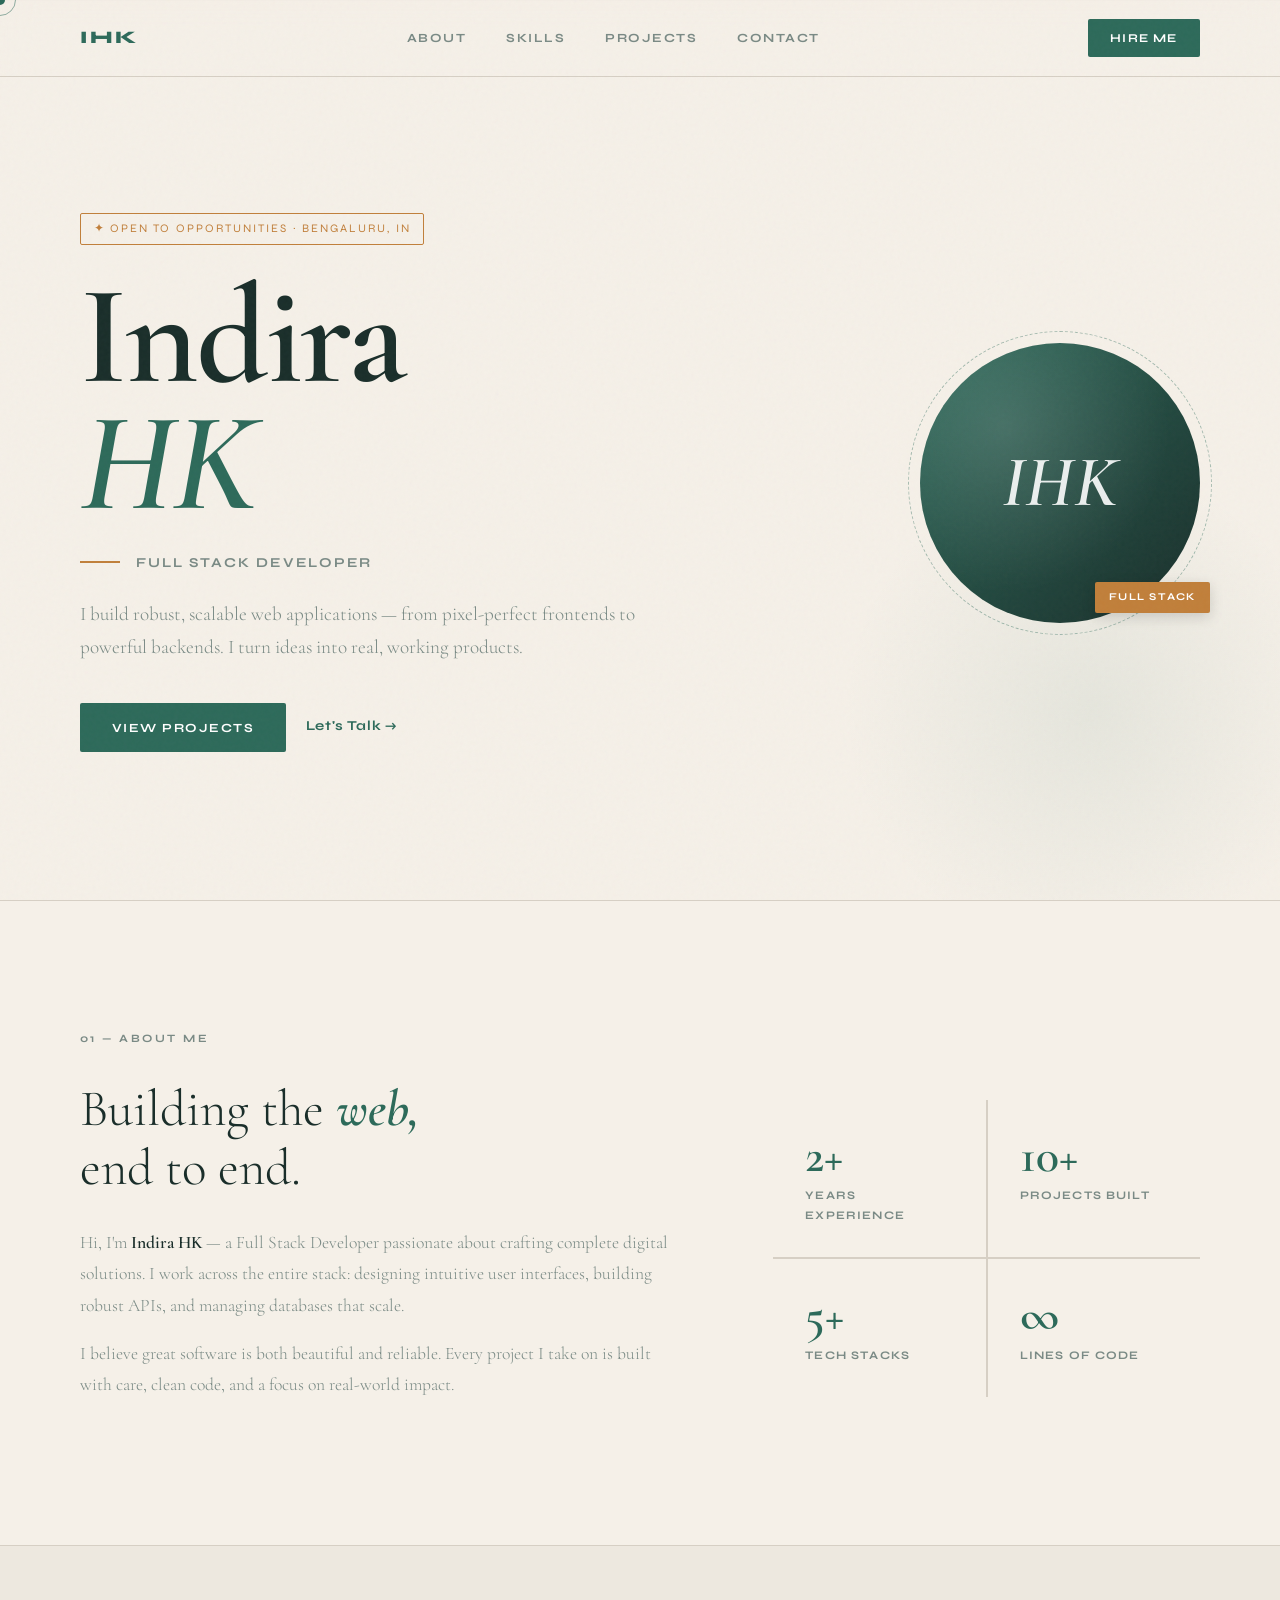
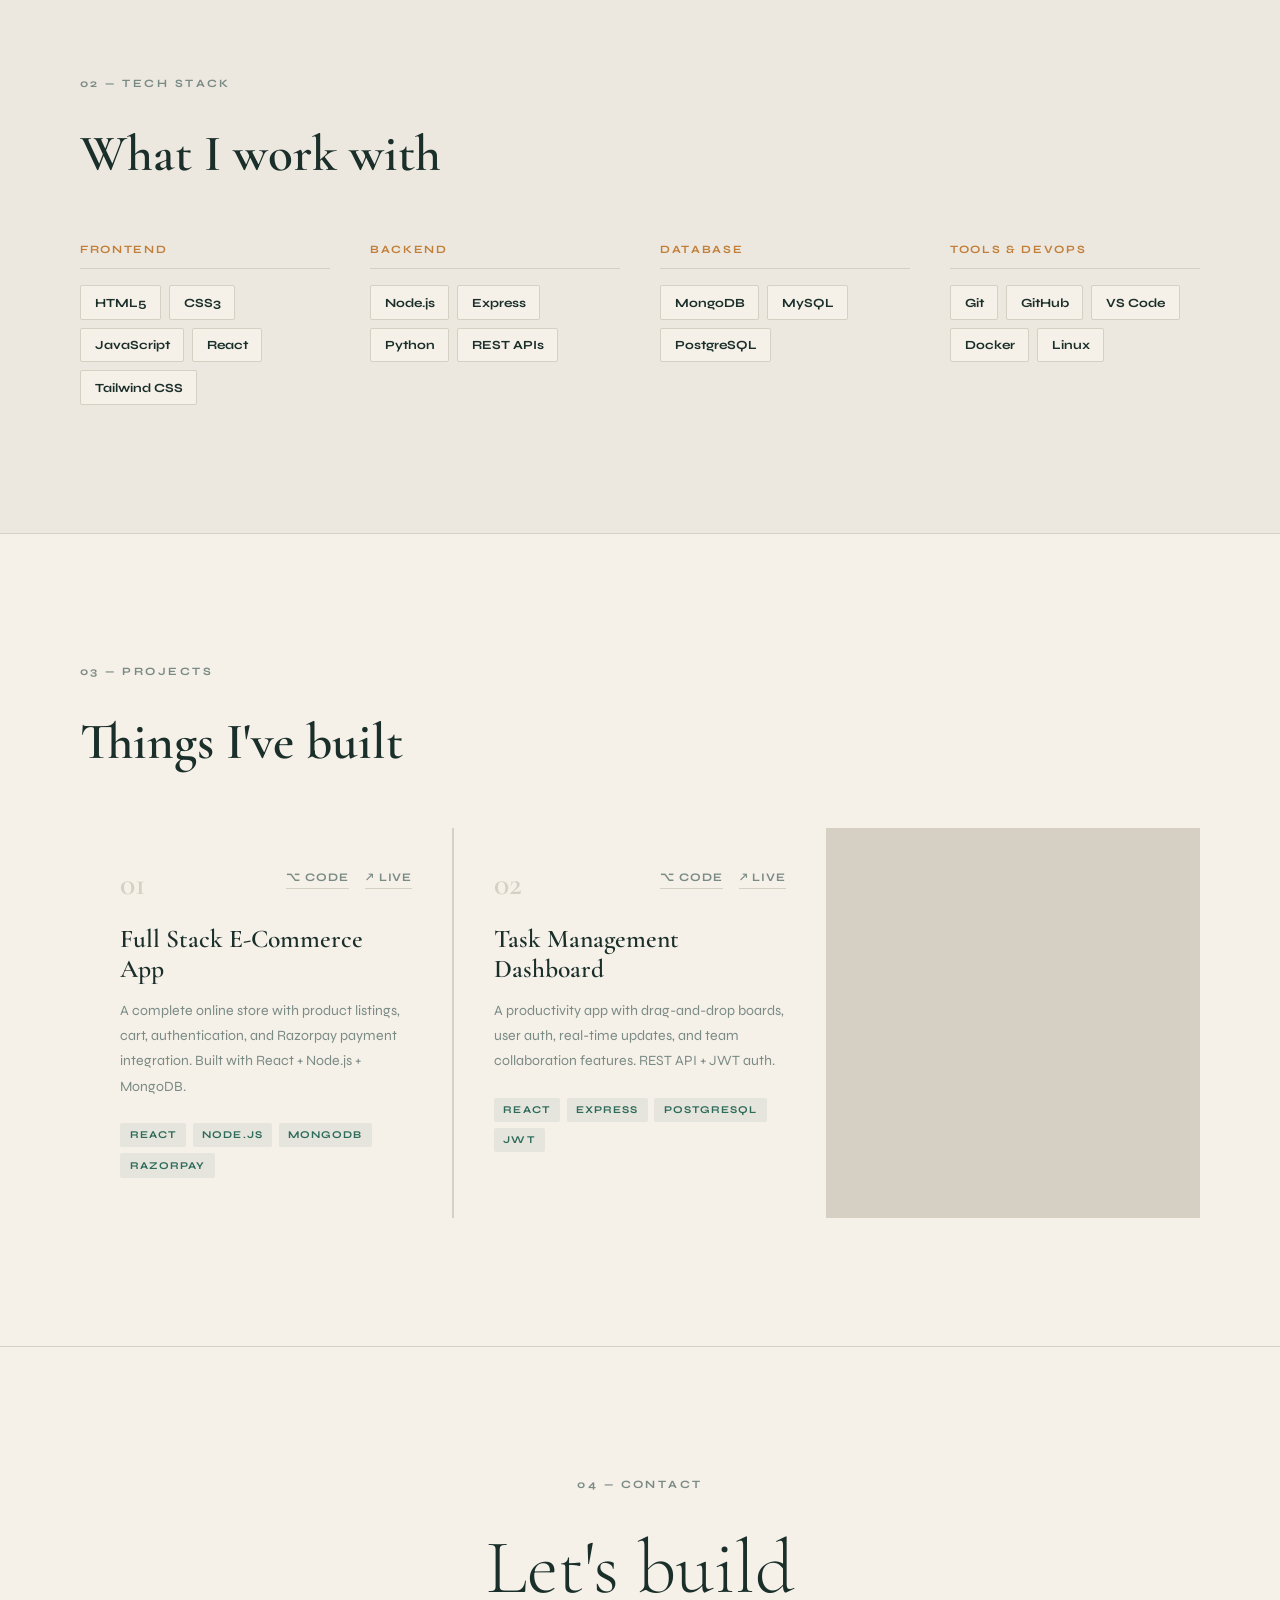
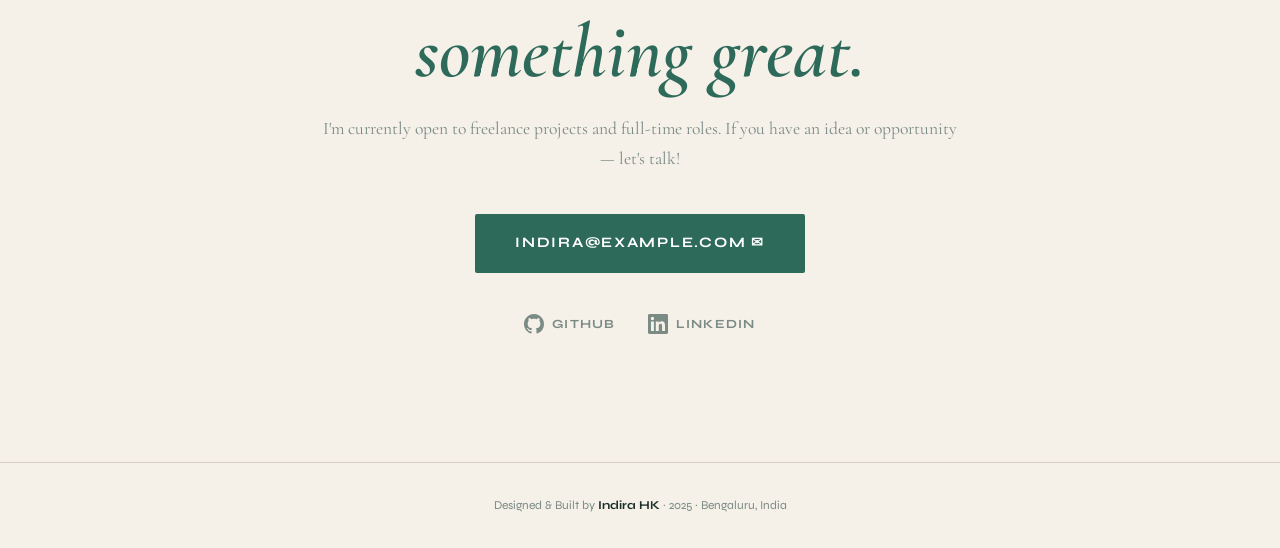
<file: files/index.html>
<!DOCTYPE html>
<html lang="en">
<head>
  <meta charset="UTF-8" />
  <meta name="viewport" content="width=device-width, initial-scale=1.0"/>
  <title>Indira HK — Full Stack Developer</title>
  <link rel="preconnect" href="https://fonts.googleapis.com">
  <link href="https://fonts.googleapis.com/css2?family=Cormorant+Garamond:ital,wght@0,300;0,600;1,300;1,600&family=Syne:wght@400;700;800&display=swap" rel="stylesheet">
  <link rel="stylesheet" href="style.css" />
</head>
<body>

  <div class="noise"></div>
  <div class="cursor" id="cursor"></div>
  <div class="cursor-trail" id="trail"></div>

  <!-- NAV -->
  <nav>
    <a href="#home" class="nav-logo">IHK</a>
    <ul>
      <li><a href="#about">About</a></li>
      <li><a href="#skills">Skills</a></li>
      <li><a href="#projects">Projects</a></li>
      <li><a href="#contact">Contact</a></li>
    </ul>
    <a href="mailto:indira@example.com" class="nav-cta">Hire Me</a>
  </nav>

  <!-- HERO -->
  <section class="hero" id="home">
    <div class="hero-left">
      <p class="hero-tag fade-in">✦ Open to opportunities · Bengaluru, IN</p>
      <h1 class="hero-name fade-in delay-1">
        Indira<br/><em>HK</em>
      </h1>
      <div class="hero-role fade-in delay-2">
        <span class="role-line"></span>
        <span>Full Stack Developer</span>
      </div>
      <p class="hero-desc fade-in delay-3">
        I build robust, scalable web applications — from pixel-perfect frontends to powerful backends. I turn ideas into real, working products.
      </p>
      <div class="hero-btns fade-in delay-4">
        <a href="#projects" class="btn">View Projects</a>
        <a href="#contact" class="btn-ghost">Let's Talk →</a>
      </div>
    </div>
    <div class="hero-right fade-in delay-2">
      <div class="avatar-wrap">
        <div class="avatar-ring"></div>
        <div class="avatar-box">
          <span class="avatar-initials">IHK</span>
          <div class="avatar-bg"></div>
        </div>
        <div class="avatar-badge">Full Stack</div>
      </div>
    </div>
  </section>

  <!-- ABOUT -->
  <section class="about" id="about">
    <div class="section-label">01 — About Me</div>
    <div class="about-grid">
      <div class="about-text reveal">
        <h2>Building the <em>web,</em><br/>end to end.</h2>
        <p>
          Hi, I'm <strong>Indira HK</strong> — a Full Stack Developer passionate about crafting
          complete digital solutions. I work across the entire stack: designing intuitive
          user interfaces, building robust APIs, and managing databases that scale.
        </p>
        <p>
          I believe great software is both beautiful and reliable. Every project I take on
          is built with care, clean code, and a focus on real-world impact.
        </p>
      </div>
      <div class="about-stats reveal">
        <div class="stat">
          <span class="stat-num">2+</span>
          <span class="stat-label">Years Experience</span>
        </div>
        <div class="stat">
          <span class="stat-num">10+</span>
          <span class="stat-label">Projects Built</span>
        </div>
        <div class="stat">
          <span class="stat-num">5+</span>
          <span class="stat-label">Tech Stacks</span>
        </div>
        <div class="stat">
          <span class="stat-num">∞</span>
          <span class="stat-label">Lines of Code</span>
        </div>
      </div>
    </div>
  </section>

  <!-- SKILLS -->
  <section class="skills" id="skills">
    <div class="section-label">02 — Tech Stack</div>
    <h2 class="section-title reveal">What I work with</h2>
    <div class="skills-grid reveal">
      <div class="skill-group">
        <h4>Frontend</h4>
        <div class="skill-pills">
          <span>HTML5</span><span>CSS3</span><span>JavaScript</span>
          <span>React</span><span>Tailwind CSS</span>
        </div>
      </div>
      <div class="skill-group">
        <h4>Backend</h4>
        <div class="skill-pills">
          <span>Node.js</span><span>Express</span><span>Python</span>
          <span>REST APIs</span>
        </div>
      </div>
      <div class="skill-group">
        <h4>Database</h4>
        <div class="skill-pills">
          <span>MongoDB</span><span>MySQL</span><span>PostgreSQL</span>
        </div>
      </div>
      <div class="skill-group">
        <h4>Tools & DevOps</h4>
        <div class="skill-pills">
          <span>Git</span><span>GitHub</span><span>VS Code</span>
          <span>Docker</span><span>Linux</span>
        </div>
      </div>
    </div>
  </section>

  <!-- PROJECTS -->
  <section class="projects" id="projects">
    <div class="section-label">03 — Projects</div>
    <h2 class="section-title reveal">Things I've built</h2>
    <div class="projects-grid">

      <div class="project-card reveal">
        <div class="card-top">
          <span class="card-num">01</span>
          <div class="card-links">
            <a href="#" title="GitHub">⌥ Code</a>
            <a href="#" title="Live Demo">↗ Live</a>
          </div>
        </div>
        <h3>Full Stack E-Commerce App</h3>
        <p>A complete online store with product listings, cart, authentication, and Razorpay payment integration. Built with React + Node.js + MongoDB.</p>
        <div class="card-tags">
          <span>React</span><span>Node.js</span><span>MongoDB</span><span>Razorpay</span>
        </div>
      </div>

      <div class="project-card reveal">
        <div class="card-top">
          <span class="card-num">02</span>
          <div class="card-links">
            <a href="#">⌥ Code</a>
            <a href="#">↗ Live</a>
          </div>
        </div>
        <h3>Task Management Dashboard</h3>
        <p>A productivity app with drag-and-drop boards, user auth, real-time updates, and team collaboration features. REST API + JWT auth.</p>
        <div class="card-tags">
          <span>React</span><span>Express</span><span>PostgreSQL</span><span>JWT</span>
        </div>
      </div>

      <div class="project-card reveal">
        <div class="card-top">
          <span class="card-num">03</span>
          <div class="card-links">
            <a href="#">⌥ Code</a>
            <a href="#">↗ Live</a>
          </div>
        </div>
        <h3>REST API Service</h3>
        <p>A scalable REST API with full CRUD operations, rate limiting, authentication middleware, and comprehensive documentation.</p>
        <div class="card-tags">
          <span>Node.js</span><span>Express</span><span>MySQL</span><span>Swagger</span>
        </div>
      </div>

    </div>
  </section>

  <!-- CONTACT -->
  <section class="contact" id="contact">
    <div class="contact-inner reveal">
      <div class="section-label">04 — Contact</div>
      <h2>Let's build<br/><em>something great.</em></h2>
      <p>I'm currently open to freelance projects and full-time roles. If you have an idea or opportunity — let's talk!</p>
      <a href="mailto:indira@example.com" class="btn big-btn">indira@example.com ✉</a>
      <div class="social-row">
        <a href="https://github.com/indirahk" target="_blank">
          <svg width="20" height="20" viewBox="0 0 24 24" fill="currentColor"><path d="M12 0C5.37 0 0 5.37 0 12c0 5.31 3.435 9.795 8.205 11.385.6.105.825-.255.825-.57 0-.285-.015-1.23-.015-2.235-3.015.555-3.795-.735-4.035-1.41-.135-.345-.72-1.41-1.23-1.695-.42-.225-1.02-.78-.015-.795.945-.015 1.62.87 1.845 1.23 1.08 1.815 2.805 1.305 3.495.99.105-.78.42-1.305.765-1.605-2.67-.3-5.46-1.335-5.46-5.925 0-1.305.465-2.385 1.23-3.225-.12-.3-.54-1.53.12-3.18 0 0 1.005-.315 3.3 1.23.96-.27 1.98-.405 3-.405s2.04.135 3 .405c2.295-1.56 3.3-1.23 3.3-1.23.66 1.65.24 2.88.12 3.18.765.84 1.23 1.905 1.23 3.225 0 4.605-2.805 5.625-5.475 5.925.435.375.81 1.095.81 2.22 0 1.605-.015 2.895-.015 3.3 0 .315.225.69.825.57A12.02 12.02 0 0 0 24 12c0-6.63-5.37-12-12-12z"/></svg>
          GitHub
        </a>
        <a href="https://linkedin.com/in/indirahk" target="_blank">
          <svg width="20" height="20" viewBox="0 0 24 24" fill="currentColor"><path d="M20.447 20.452h-3.554v-5.569c0-1.328-.027-3.037-1.852-3.037-1.853 0-2.136 1.445-2.136 2.939v5.667H9.351V9h3.414v1.561h.046c.477-.9 1.637-1.85 3.37-1.85 3.601 0 4.267 2.37 4.267 5.455v6.286zM5.337 7.433a2.062 2.062 0 0 1-2.063-2.065 2.064 2.064 0 1 1 2.063 2.065zm1.782 13.019H3.555V9h3.564v11.452zM22.225 0H1.771C.792 0 0 .774 0 1.729v20.542C0 23.227.792 24 1.771 24h20.451C23.2 24 24 23.227 24 22.271V1.729C24 .774 23.2 0 22.222 0h.003z"/></svg>
          LinkedIn
        </a>
      </div>
    </div>
  </section>

  <footer>
    <p>Designed & Built by <strong>Indira HK</strong> · 2025 · Bengaluru, India</p>
  </footer>

  <script src="script.js"></script>
</body>
</html>
</file>
<file: files/style.css>
*, *::before, *::after { box-sizing: border-box; margin: 0; padding: 0; }

:root {
  --bg: #f5f0e8;
  --surface: #ede8df;
  --deep: #1a2e2a;
  --text: #1a2e2a;
  --muted: #7a8a85;
  --accent: #2d6a5a;
  --accent2: #c17f3a;
  --border: #d6cfc4;
  --font-display: 'Cormorant Garamond', Georgia, serif;
  --font-sans: 'Syne', sans-serif;
}

html { scroll-behavior: smooth; }

body {
  background: var(--bg);
  color: var(--text);
  font-family: var(--font-sans);
  font-size: 15px;
  line-height: 1.7;
  overflow-x: hidden;
  cursor: none;
}

/* noise overlay */
.noise {
  pointer-events: none;
  position: fixed; inset: 0; z-index: 999;
  opacity: 0.03;
  background-image: url("data:image/svg+xml,%3Csvg viewBox='0 0 256 256' xmlns='http://www.w3.org/2000/svg'%3E%3Cfilter id='noise'%3E%3CfeTurbulence type='fractalNoise' baseFrequency='0.9' numOctaves='4' stitchTiles='stitch'/%3E%3C/filter%3E%3Crect width='100%25' height='100%25' filter='url(%23noise)'/%3E%3C/svg%3E");
}

/* ── Cursor ── */
.cursor {
  width: 10px; height: 10px;
  background: var(--accent);
  border-radius: 50%;
  position: fixed; top: 0; left: 0;
  pointer-events: none; z-index: 9998;
  transform: translate(-50%, -50%);
  transition: width 0.2s, height 0.2s, background 0.2s;
}
.cursor-trail {
  width: 32px; height: 32px;
  border: 1.5px solid var(--accent);
  border-radius: 50%;
  position: fixed; top: 0; left: 0;
  pointer-events: none; z-index: 9997;
  transform: translate(-50%, -50%);
  transition: left 0.12s ease, top 0.12s ease, width 0.2s, height 0.2s;
  opacity: 0.5;
}
body:has(a:hover) .cursor { width: 6px; height: 6px; background: var(--accent2); }
body:has(a:hover) .cursor-trail { width: 44px; height: 44px; border-color: var(--accent2); opacity: 0.3; }

/* ── Nav ── */
nav {
  position: fixed; top: 0; left: 0; right: 0;
  display: flex; align-items: center; justify-content: space-between;
  padding: 1.2rem 5rem;
  z-index: 100;
  background: rgba(245,240,232,0.88);
  backdrop-filter: blur(16px);
  border-bottom: 1px solid var(--border);
}
.nav-logo {
  font-family: var(--font-sans);
  font-weight: 800;
  font-size: 1.1rem;
  color: var(--accent);
  text-decoration: none;
  letter-spacing: 0.15em;
}
nav ul { list-style: none; display: flex; gap: 2.5rem; }
nav ul a {
  color: var(--muted);
  text-decoration: none;
  font-size: 0.78rem;
  font-weight: 700;
  letter-spacing: 0.12em;
  text-transform: uppercase;
  transition: color 0.2s;
}
nav ul a:hover { color: var(--accent); }
.nav-cta {
  padding: 0.55rem 1.4rem;
  background: var(--accent);
  color: #fff;
  text-decoration: none;
  font-size: 0.75rem;
  font-weight: 700;
  letter-spacing: 0.1em;
  text-transform: uppercase;
  border-radius: 2px;
  transition: background 0.2s, transform 0.2s;
}
.nav-cta:hover { background: var(--deep); transform: translateY(-1px); }

/* ── Hero ── */
.hero {
  min-height: 100vh;
  display: flex; align-items: center; justify-content: space-between;
  padding: 8rem 5rem 4rem;
  gap: 4rem;
  position: relative;
  overflow: hidden;
}
.hero::before {
  content: '';
  position: absolute; bottom: -60px; right: -60px;
  width: 500px; height: 500px;
  border-radius: 50%;
  background: radial-gradient(circle, rgba(45,106,90,0.08) 0%, transparent 70%);
  pointer-events: none;
}

.hero-left { flex: 1; max-width: 560px; }
.hero-tag {
  display: inline-block;
  font-size: 0.72rem;
  letter-spacing: 0.18em;
  text-transform: uppercase;
  color: var(--accent2);
  border: 1px solid var(--accent2);
  padding: 0.3rem 0.8rem;
  border-radius: 2px;
  margin-bottom: 1.8rem;
}
.hero-name {
  font-family: var(--font-display);
  font-size: clamp(5rem, 11vw, 9rem);
  font-weight: 600;
  line-height: 0.9;
  margin-bottom: 1.5rem;
  letter-spacing: -0.02em;
}
.hero-name em {
  font-style: italic;
  color: var(--accent);
  display: block;
}
.hero-role {
  display: flex; align-items: center; gap: 1rem;
  margin-bottom: 1.5rem;
}
.role-line {
  display: inline-block;
  width: 40px; height: 2px;
  background: var(--accent2);
  flex-shrink: 0;
}
.hero-role span:last-child {
  font-size: 0.85rem;
  font-weight: 700;
  letter-spacing: 0.15em;
  text-transform: uppercase;
  color: var(--muted);
}
.hero-desc {
  color: var(--muted);
  font-family: var(--font-display);
  font-size: 1.2rem;
  font-weight: 300;
  line-height: 1.7;
  margin-bottom: 2.5rem;
}
.hero-btns { display: flex; gap: 1.2rem; align-items: center; flex-wrap: wrap; }

/* ── Avatar ── */
.hero-right { flex-shrink: 0; }
.avatar-wrap {
  position: relative;
  width: 280px; height: 280px;
}
.avatar-ring {
  position: absolute; inset: -12px;
  border-radius: 50%;
  border: 1.5px dashed var(--accent);
  animation: spin 20s linear infinite;
  opacity: 0.4;
}
@keyframes spin { to { transform: rotate(360deg); } }
.avatar-box {
  width: 100%; height: 100%;
  border-radius: 50%;
  background: linear-gradient(135deg, var(--accent) 0%, var(--deep) 100%);
  display: flex; align-items: center; justify-content: center;
  position: relative; overflow: hidden;
}
.avatar-initials {
  font-family: var(--font-display);
  font-size: 4.5rem;
  font-weight: 600;
  font-style: italic;
  color: rgba(255,255,255,0.9);
  z-index: 1;
}
.avatar-bg {
  position: absolute; inset: 0;
  background: radial-gradient(circle at 30% 30%, rgba(255,255,255,0.15), transparent 60%);
}
.avatar-badge {
  position: absolute; bottom: 10px; right: -10px;
  background: var(--accent2);
  color: #fff;
  font-size: 0.65rem;
  font-weight: 700;
  letter-spacing: 0.12em;
  text-transform: uppercase;
  padding: 0.4rem 0.9rem;
  border-radius: 2px;
  box-shadow: 0 4px 14px rgba(0,0,0,0.15);
}

/* ── Buttons ── */
.btn {
  display: inline-block;
  padding: 0.85rem 2rem;
  background: var(--accent);
  color: #fff;
  text-decoration: none;
  font-family: var(--font-sans);
  font-size: 0.78rem;
  font-weight: 700;
  letter-spacing: 0.12em;
  text-transform: uppercase;
  border-radius: 2px;
  transition: transform 0.2s, box-shadow 0.2s, background 0.2s;
}
.btn:hover { transform: translateY(-3px); box-shadow: 0 10px 28px rgba(45,106,90,0.25); background: var(--deep); }
.big-btn { font-size: 0.9rem; padding: 1.1rem 2.5rem; }
.btn-ghost {
  color: var(--accent);
  text-decoration: none;
  font-size: 0.85rem;
  font-weight: 700;
  letter-spacing: 0.05em;
  border-bottom: 2px solid transparent;
  transition: border-color 0.2s;
  padding-bottom: 2px;
}
.btn-ghost:hover { border-color: var(--accent); }

/* ── Section commons ── */
section { padding: 8rem 5rem; border-top: 1px solid var(--border); }
.section-label {
  font-size: 0.7rem;
  font-weight: 700;
  letter-spacing: 0.22em;
  text-transform: uppercase;
  color: var(--muted);
  margin-bottom: 2rem;
}
.section-title {
  font-family: var(--font-display);
  font-size: clamp(2rem, 4vw, 3.2rem);
  font-weight: 600;
  margin-bottom: 3.5rem;
  line-height: 1.15;
}

/* ── About ── */
.about-grid {
  display: grid;
  grid-template-columns: 1.4fr 1fr;
  gap: 6rem;
  align-items: center;
}
.about-text h2 {
  font-family: var(--font-display);
  font-size: clamp(2.2rem, 4vw, 3.5rem);
  font-weight: 300;
  line-height: 1.15;
  margin-bottom: 1.8rem;
}
.about-text h2 em { font-style: italic; color: var(--accent); font-weight: 600; }
.about-text p { color: var(--muted); margin-bottom: 1rem; font-family: var(--font-display); font-size: 1.1rem; font-weight: 300; line-height: 1.8; }
.about-text strong { color: var(--text); font-weight: 600; }

.about-stats {
  display: grid; grid-template-columns: 1fr 1fr; gap: 2px;
  background: var(--border);
}
.stat {
  background: var(--bg);
  padding: 2rem;
  display: flex; flex-direction: column; gap: 0.4rem;
  transition: background 0.2s;
}
.stat:hover { background: var(--surface); }
.stat-num {
  font-family: var(--font-display);
  font-size: 3rem;
  font-weight: 600;
  color: var(--accent);
  line-height: 1;
}
.stat-label {
  font-size: 0.72rem;
  font-weight: 700;
  letter-spacing: 0.1em;
  text-transform: uppercase;
  color: var(--muted);
}

/* ── Skills ── */
.skills { background: var(--surface); }
.skills-grid {
  display: grid;
  grid-template-columns: repeat(auto-fit, minmax(220px, 1fr));
  gap: 2.5rem;
}
.skill-group h4 {
  font-size: 0.7rem;
  font-weight: 700;
  letter-spacing: 0.15em;
  text-transform: uppercase;
  color: var(--accent2);
  margin-bottom: 1rem;
  padding-bottom: 0.6rem;
  border-bottom: 1px solid var(--border);
}
.skill-pills { display: flex; flex-wrap: wrap; gap: 0.5rem; }
.skill-pills span {
  padding: 0.35rem 0.85rem;
  background: var(--bg);
  border: 1px solid var(--border);
  border-radius: 2px;
  font-size: 0.78rem;
  font-weight: 700;
  color: var(--text);
  transition: border-color 0.2s, color 0.2s, background 0.2s;
}
.skill-pills span:hover { border-color: var(--accent); color: var(--accent); background: rgba(45,106,90,0.06); }

/* ── Projects ── */
.projects-grid {
  display: grid;
  grid-template-columns: repeat(auto-fit, minmax(300px, 1fr));
  gap: 1.5px;
  background: var(--border);
}
.project-card {
  background: var(--bg);
  padding: 2.5rem;
  transition: background 0.25s;
  position: relative;
}
.project-card:hover { background: var(--surface); }
.card-top {
  display: flex; justify-content: space-between; align-items: flex-start;
  margin-bottom: 1.5rem;
}
.card-num {
  font-family: var(--font-display);
  font-size: 2rem;
  font-weight: 600;
  color: var(--border);
  line-height: 1;
}
.card-links { display: flex; gap: 1rem; }
.card-links a {
  color: var(--muted);
  text-decoration: none;
  font-size: 0.72rem;
  font-weight: 700;
  letter-spacing: 0.08em;
  text-transform: uppercase;
  border-bottom: 1px solid var(--border);
  padding-bottom: 1px;
  transition: color 0.2s, border-color 0.2s;
}
.card-links a:hover { color: var(--accent); border-color: var(--accent); }
.project-card h3 {
  font-family: var(--font-display);
  font-size: 1.6rem;
  font-weight: 600;
  margin-bottom: 0.8rem;
  line-height: 1.2;
}
.project-card p { color: var(--muted); font-size: 0.88rem; line-height: 1.8; margin-bottom: 1.5rem; }
.card-tags { display: flex; flex-wrap: wrap; gap: 0.4rem; }
.card-tags span {
  font-size: 0.65rem;
  font-weight: 700;
  letter-spacing: 0.1em;
  text-transform: uppercase;
  color: var(--accent);
  background: rgba(45,106,90,0.08);
  padding: 0.2rem 0.6rem;
  border-radius: 2px;
}

/* ── Contact ── */
.contact { text-align: center; }
.contact-inner { max-width: 640px; margin: 0 auto; }
.contact h2 {
  font-family: var(--font-display);
  font-size: clamp(3rem, 6vw, 5rem);
  font-weight: 300;
  line-height: 1.1;
  margin-bottom: 1.2rem;
}
.contact h2 em { font-style: italic; color: var(--accent); font-weight: 600; }
.contact p { color: var(--muted); margin-bottom: 2.5rem; font-family: var(--font-display); font-size: 1.1rem; }

.social-row {
  display: flex; justify-content: center; gap: 2rem;
  margin-top: 2.5rem;
}
.social-row a {
  display: flex; align-items: center; gap: 0.5rem;
  color: var(--muted);
  text-decoration: none;
  font-size: 0.78rem;
  font-weight: 700;
  letter-spacing: 0.1em;
  text-transform: uppercase;
  transition: color 0.2s;
}
.social-row a:hover { color: var(--accent); }

/* ── Footer ── */
footer {
  padding: 2rem 5rem;
  border-top: 1px solid var(--border);
  text-align: center;
  font-size: 0.75rem;
  color: var(--muted);
}
footer strong { color: var(--text); }

/* ── Animations ── */
.fade-in {
  opacity: 0; transform: translateY(20px);
  animation: fadeUp 0.9s cubic-bezier(0.22,1,0.36,1) forwards;
}
.delay-1 { animation-delay: 0.1s; }
.delay-2 { animation-delay: 0.22s; }
.delay-3 { animation-delay: 0.36s; }
.delay-4 { animation-delay: 0.5s; }
@keyframes fadeUp { to { opacity: 1; transform: translateY(0); } }

.reveal {
  opacity: 0; transform: translateY(32px);
  transition: opacity 0.8s cubic-bezier(0.22,1,0.36,1), transform 0.8s cubic-bezier(0.22,1,0.36,1);
}
.reveal.visible { opacity: 1; transform: translateY(0); }

/* ── Responsive ── */
@media (max-width: 900px) {
  nav { padding: 1rem 1.5rem; }
  nav ul { display: none; }
  section { padding: 5rem 1.5rem; }
  .hero { flex-direction: column; padding: 7rem 1.5rem 4rem; text-align: center; }
  .hero-role { justify-content: center; }
  .hero-btns { justify-content: center; }
  .hero-right { display: none; }
  .about-grid { grid-template-columns: 1fr; gap: 3rem; }
}
</file>
